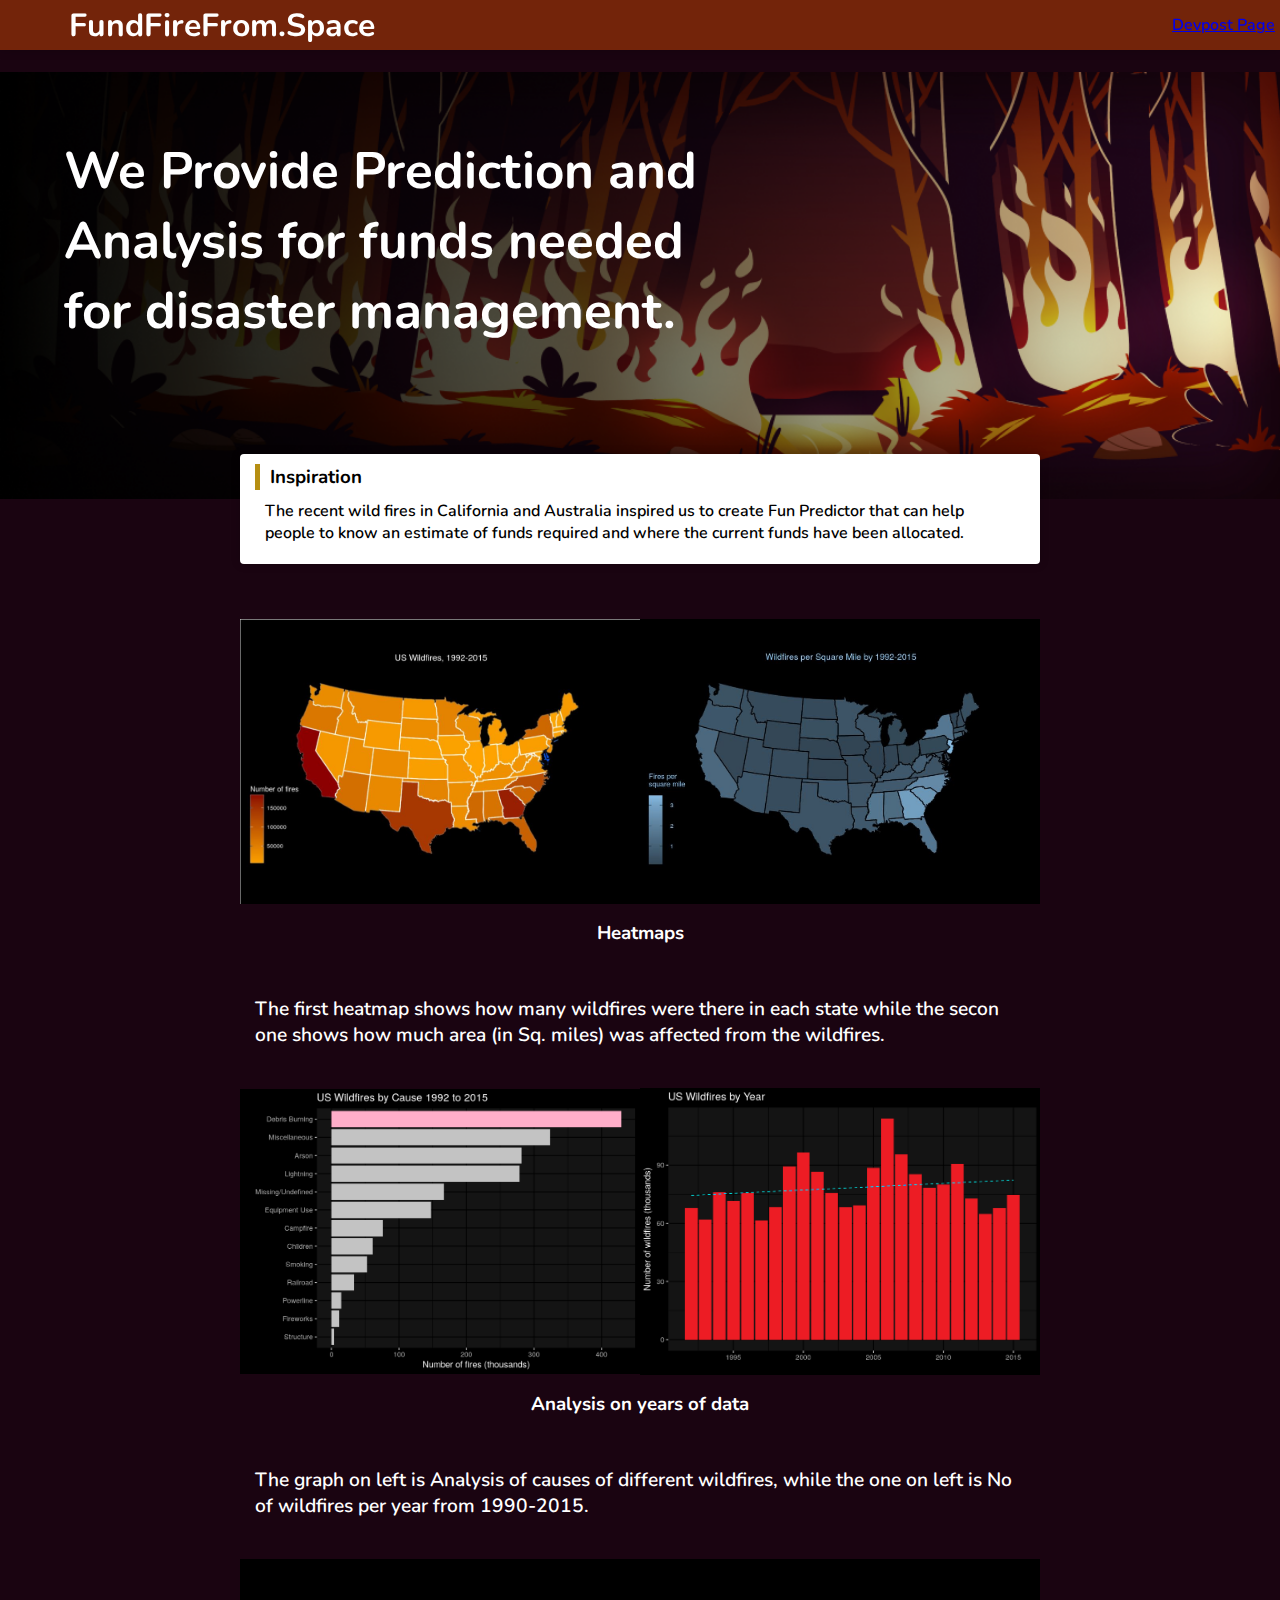
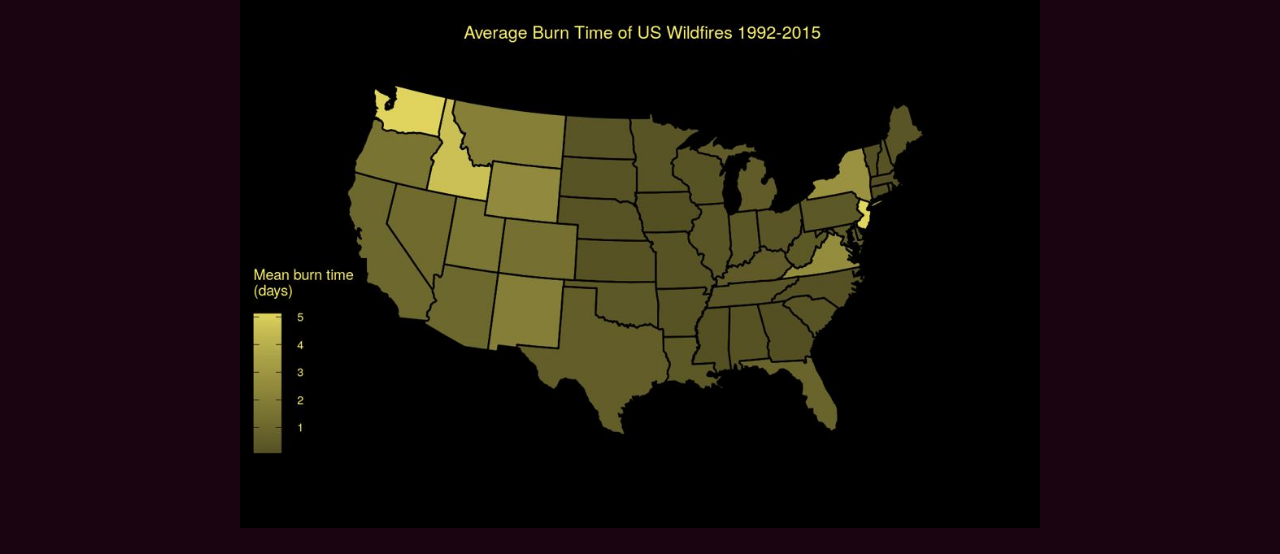
<file: index.html>
<!DOCTYPE html>
<html lang="en">

<head>
    <meta charset="UTF-8">
    <meta name="viewport" content="width=device-width, initial-scale=1.0">
    <title>FundFireFrom.Space</title>
    <link href="https://fonts.googleapis.com/css2?family=Nunito:wght@600&display=swap" rel="stylesheet">
    <link rel="stylesheet" href="style.css">
    <link rel="shortcut icon" href="images/icon_72x72.png" type="image/x-icon">

</head>

<body>
    <nav>
        <h1>FundFireFrom.Space</h1>
        <a class="project-page" href="https://devpost.com/software/fund-predictor"> Devpost Page</a>
    </nav>
    <div class="hero-container">
        <div class="img-container">
            <img src="images/bg1.png" alt="">
            <h2 class="hero-title">We Provide Prediction and Analysis for funds needed for disaster management.</h2>
        </div>
    </div>

    <main>
        <div class="description">
            <h3 class="desc-title">Inspiration</h3>
            <p class="desc-content">The recent wild fires in California and Australia inspired us to create Fun Predictor that can help people to know an estimate of funds required and where the current funds have been allocated.</p>
        </div>


        <div class="graph-container">
            <div class="two-col">
                <div class="graph-img-container">
                    <img class="graph-img" src="/images/graphs/wildfire map.png" alt="">
                </div>
                <div class="graph-img-container">
                    <img class="graph-img" src="/images/graphs/sq._mile_burnt.jpeg" alt="">
                </div>
            </div>
            <h3 class="imgCaption">Heatmaps</h3>
        </div>


        <div class="content">
            <p class="desc-content">The first heatmap shows how many wildfires were there in each state while the secon one shows how much area (in Sq. miles) was affected from the wildfires.</p>
        </div>

        <div class="graph-container">

            <div class="two-col">
                <div class="graph-img-container">
                    <img class="graph-img" src="/images/graphs/pink.png" alt="">
                </div>
                <div class="graph-img-container">
                    <img class="graph-img" src="/images/graphs/red.png" alt="">
                </div>
            </div>
            <h3 class="imgCaption">Analysis on years of data</h3>
        </div>

        <div class="content">
            <p class="desc-content">The graph on left is Analysis of causes of different wildfires, while the one on left is No of wildfires per year from 1990-2015.</p>
        </div>

        <div class="one-col">
            <div class="graph-img-container">
                <img class="graph-img" src="/images/graphs/burning_time.jpeg" alt="">
            </div>
        </div>


    </main>

</body>

</html>
</file>
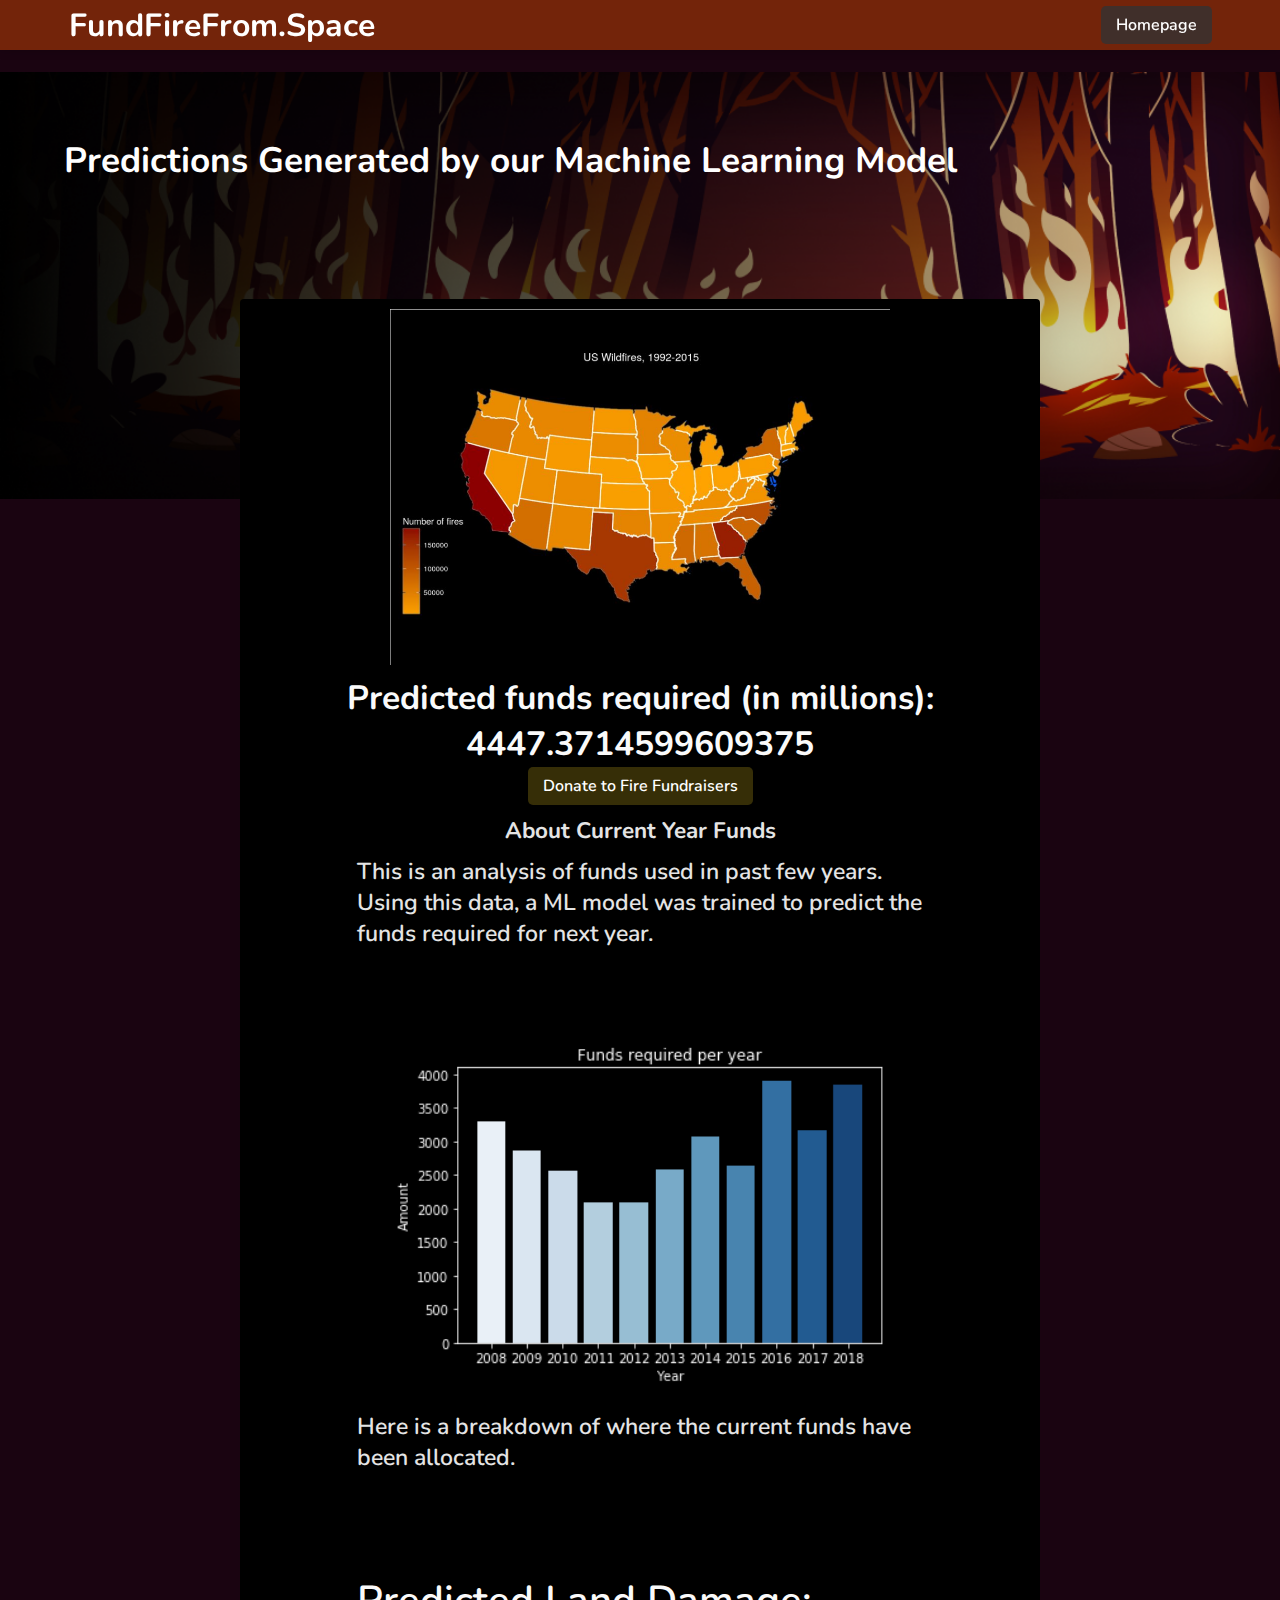
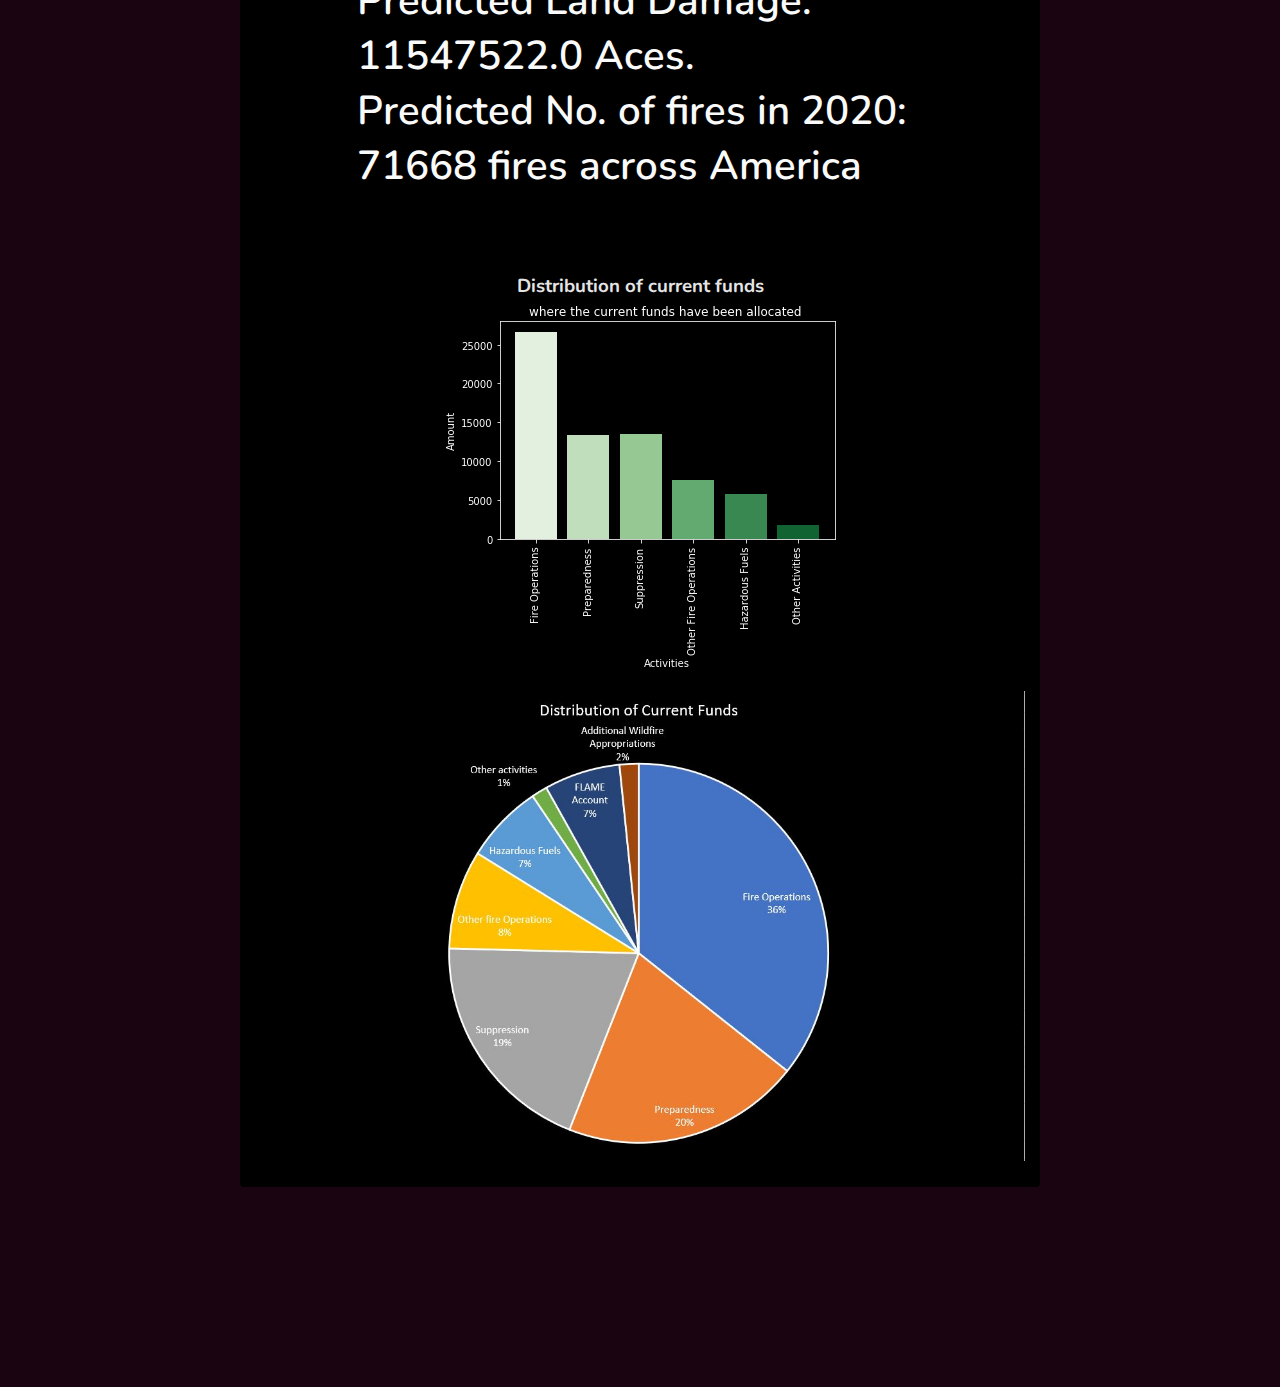
<file: fund.html>
<!DOCTYPE html>
<html lang="en">

<head>
    <meta charset="UTF-8">
    <meta name="viewport" content="width=device-width, initial-scale=1.0">
    <title>FundFireFrom.Space</title>
    <link href="https://fonts.googleapis.com/css2?family=Nunito:wght@600&display=swap" rel="stylesheet">
    <link rel="stylesheet" href="style.css">
    <link rel="shortcut icon" href="images/icon_72x72.png" type="image/x-icon">

</head>

<body>
    <nav>
        <h1>FundFireFrom.Space</h1>
        <a class="fund-page" href="/index.html">Homepage</a>
    </nav>
    <div class="hero-container">
        <div class="img-container">
            <img src="images/bg1.png" alt="">
            <h2 class="hero-title fund-title">Predictions Generated by our Machine Learning Model</h2>

        </div>
    </div>

    <main id="fund_main">
        <div class="one-col">
            <img id="fund-img" src="images/graphs/wildfire map.png" alt="">

        </div>

        <h4 class="imgCaption pridiction">Predicted funds required (in millions): 4447.3714599609375</h4>
        <a class="donateBtn" href="https://www.gofundme.com/discover/fire-fundraiser"> Donate to Fire Fundraisers</a>
        <div class="content">
            <h3 class="imgCaption">About Current Year Funds</h3>
            <p class="content">This is an analysis of funds used in past few years. Using this data, a ML model was trained to predict the funds required for next year.
        </div>
        <div class="content">
            <div class="one-col">
                <img id="fund-img" src="images/graphs/Second.png" alt="">

            </div>
            </p>
            <p class="content">Here is a breakdown of where the current funds have been allocated.</p>
        </div>
        <div class="content">

            <p class="content pridiction">Predicted Land Damage: 11547522.0 Aces. <br>Predicted No. of fires in 2020: 71668 fires across America
        </div>
        <h3 class="imgCaption">
            Distribution of current funds
        </h3>
        <div class="one-col">
            <div class="graph-img-container">
                <img class="graph-img" src="/images/graphs/Ope.png" alt="">
            </div>
        </div>
        <div class="one-col">
            <div class="graph-img-container">
                <img class="graph-img" src="/images/graphs/distribution.jpeg" alt="">
            </div>
        </div>



    </main>

</body>

</html>
</file>
<file: style.css>
* {
  margin: 0;
  padding: 0;
  -webkit-box-sizing: border-box;
          box-sizing: border-box;
}

body {
  background: #1A0411;
  color: white;
  font-size: 16px;
  font-family: Nunito;
  font-style: normal;
  font-weight: 600;
}

nav {
  position: fixed;
  top: 0;
  display: -webkit-box;
  display: -ms-flexbox;
  display: flex;
  -webkit-box-pack: justify;
      -ms-flex-pack: justify;
          justify-content: space-between;
  -webkit-box-align: center;
      -ms-flex-align: center;
          align-items: center;
  width: 100vw;
  background: #73240a;
  color: white;
  height: 50px;
  padding: 5px;
  z-index: 2;
  -webkit-box-shadow: 0px 0px 10px rgba(0, 0, 0, 0.2);
          box-shadow: 0px 0px 10px rgba(0, 0, 0, 0.2);
}

nav h1 {
  display: block;
  margin-left: 5%;
  font-size: 1.5em;
}

.fund-page {
  display: block;
  color: white;
  text-decoration: none;
  background: #003e5470;
  padding: 8px 15px;
  margin-right: 5%;
  border-radius: 5px;
  font-size: 1em;
}

.fund-page:hover {
  background: #01465f9a;
}

@media only screen and (min-width: 768px) {
  nav h1 {
    font-size: 2em;
  }
}

.img-container {
  position: relative;
  width: 100vw;
  height: 40vh;
}

.img-container img {
  display: block;
  width: 100%;
  height: 100%;
  -o-object-fit: cover;
     object-fit: cover;
}

@media only screen and (min-width: 768px) {
  .img-container {
    height: initial;
  }
}

.hero-container {
  margin-top: 8vh;
  overflow-x: hidden;
  top: 0;
}

.hero-title {
  position: absolute;
  top: 15%;
  left: 5%;
  display: block;
  width: 50%;
  font-weight: bold;
  font-size: 4vw;
  color: white;
}

@media only screen and (min-width: 768px) {
  .hero-title {
    font-size: 4vw;
  }
}

@media only screen and (max-width: 500px) {
  .hero-title {
    width: 60%;
    font-size: 1.5em;
  }
}

main {
  width: 100%;
  max-width: 1100px;
  margin: auto;
  padding: 10px;
  border-radius: 4px;
}

.graph-container .graph-img-container {
  width: 400px;
}

.graph-container img {
  width: 100%;
}

.description {
  margin: auto;
  width: 85%;
  max-width: 800px;
  background-color: white;
  color: black;
  border-radius: 4px;
  padding: 10px 15px;
  -webkit-transform: translateY(-50%);
          transform: translateY(-50%);
  -webkit-box-shadow: 0px 0px 10px rgba(0, 0, 0, 0.2);
          box-shadow: 0px 0px 10px rgba(0, 0, 0, 0.2);
}

.description .desc-title {
  display: block;
  padding-left: 10px;
  border-left: 5px solid #b68f13;
}

.description .desc-content {
  margin: 10px;
}

.graph-container {
  margin-bottom: 40px;
}

.two-col {
  display: -webkit-box;
  display: -ms-flexbox;
  display: flex;
  -webkit-box-orient: horizontal;
  -webkit-box-direction: normal;
      -ms-flex-direction: row;
          flex-direction: row;
  margin: auto;
  margin-bottom: 10px;
  width: 100%;
  -webkit-box-pack: center;
      -ms-flex-pack: center;
          justify-content: center;
  -webkit-box-align: center;
      -ms-flex-align: center;
          align-items: center;
}

@media only screen and (max-width: 768px) {
  .two-col {
    -webkit-box-orient: vertical;
    -webkit-box-direction: normal;
        -ms-flex-direction: column;
            flex-direction: column;
  }
}

.imgCaption {
  text-align: center;
}

.content {
  font-size: 1.2em;
  margin: auto;
  margin-bottom: 30px;
  width: 90%;
  max-width: 800px;
  padding: 10px 15px;
}

.one-col {
  margin: auto;
  display: -webkit-box;
  display: -ms-flexbox;
  display: flex;
  -webkit-box-pack: center;
      -ms-flex-pack: center;
          justify-content: center;
  -webkit-box-align: center;
      -ms-flex-align: center;
          align-items: center;
  margin-bottom: 10px;
  max-width: 800px;
}

.graph-img {
  max-width: 100%;
}

#fund_main {
  margin: auto;
  width: 85%;
  min-height: 20vh;
  max-width: 800px;
  background-color: black;
  color: #e4e4e4;
  border-radius: 4px;
  -webkit-transform: translateY(-200px);
          transform: translateY(-200px);
  padding: 10px 15px;
}

#fund-img {
  width: 500px;
  margin: auto;
}

.pridiction {
  font-size: 2.1em;
  color: #fafafa;
}

.donateBtn {
  margin: auto;
  display: block;
  text-align: center;
  width: -webkit-fit-content;
  width: -moz-fit-content;
  width: fit-content;
  color: white;
  text-decoration: none;
  background: #50450aab;
  padding: 8px 15px;
  border-radius: 5px;
  font-size: 1em;
}

.donateBtn:hover {
  background: #776811ab;
}

.fund-title {
  margin: auto;
  font-size: 2.2em;
  width: 80%;
}
/*# sourceMappingURL=style.css.map */
</file>
